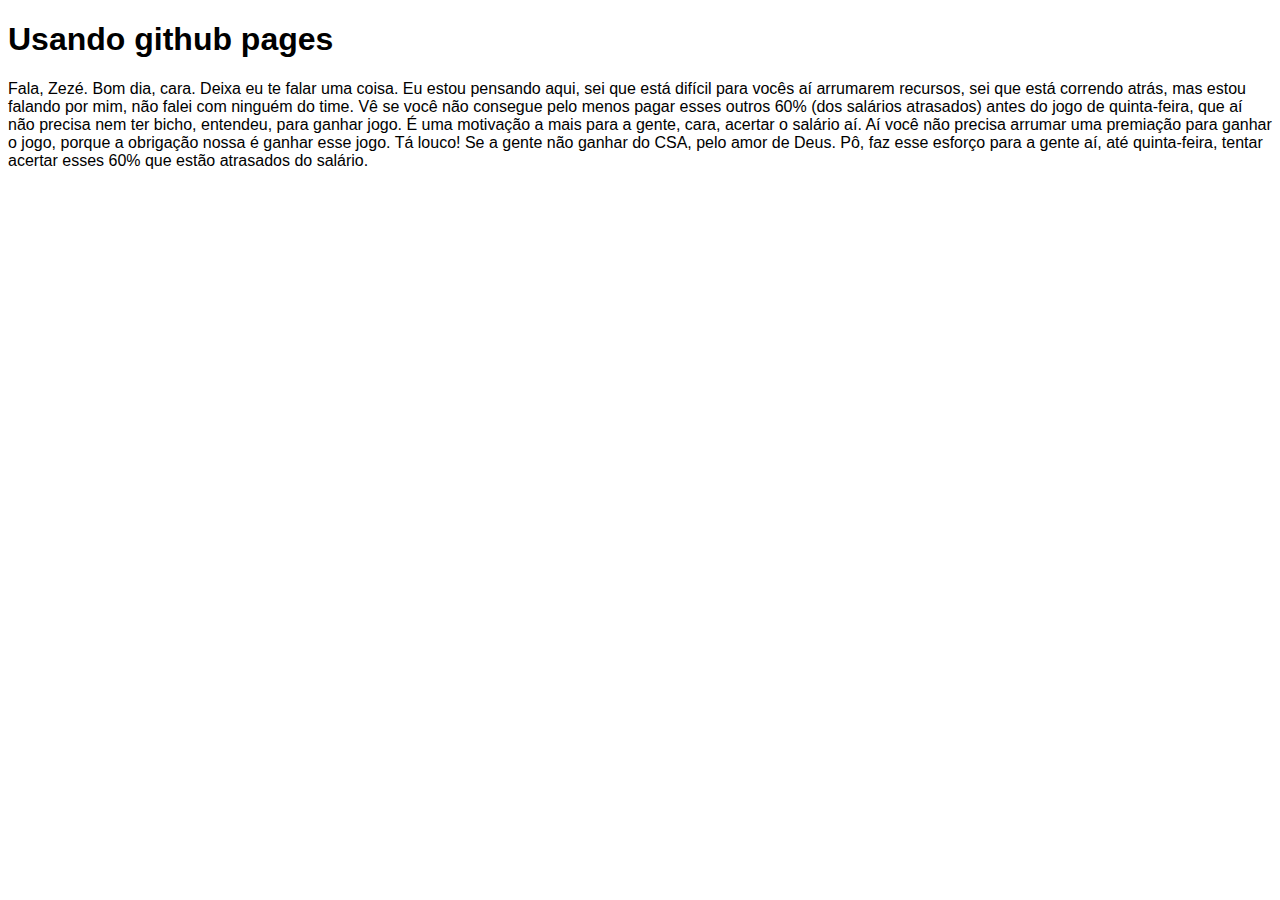
<file: index.html>
<!DOCTYPE html>
<html>
<head>
  <meta charset="utf-8">
  <title>Weslei Ramos</title>
  <meta name="author" content="Weslei Ramos">
  <meta name="description" content="Site atividade para a materia de computação grafica">
  <style>
    body {
      font-family: 'Segoe UI', Tahoma, Geneva, Verdana, sans-serif;
    }
  </style>
</head>
<body>
  <h1>Usando github pages</h1>
  <p>Fala, Zezé. Bom dia, cara. Deixa eu te falar uma coisa. Eu estou pensando aqui, sei que está difícil para vocês aí arrumarem recursos, sei que está correndo atrás, mas estou falando por mim, não falei com ninguém do time. Vê se você não consegue pelo menos pagar esses outros 60% (dos salários atrasados) antes do jogo de quinta-feira, que aí não precisa nem ter bicho, entendeu, para ganhar jogo. É uma motivação a mais para a gente, cara, acertar o salário aí. Aí você não precisa arrumar uma premiação para ganhar o jogo, porque a obrigação nossa é ganhar esse jogo. Tá louco! Se a gente não ganhar do CSA, pelo amor de Deus. Pô, faz esse esforço para a gente aí, até quinta-feira, tentar acertar esses 60% que estão atrasados do salário.</p>
</body>
</html>
</file>
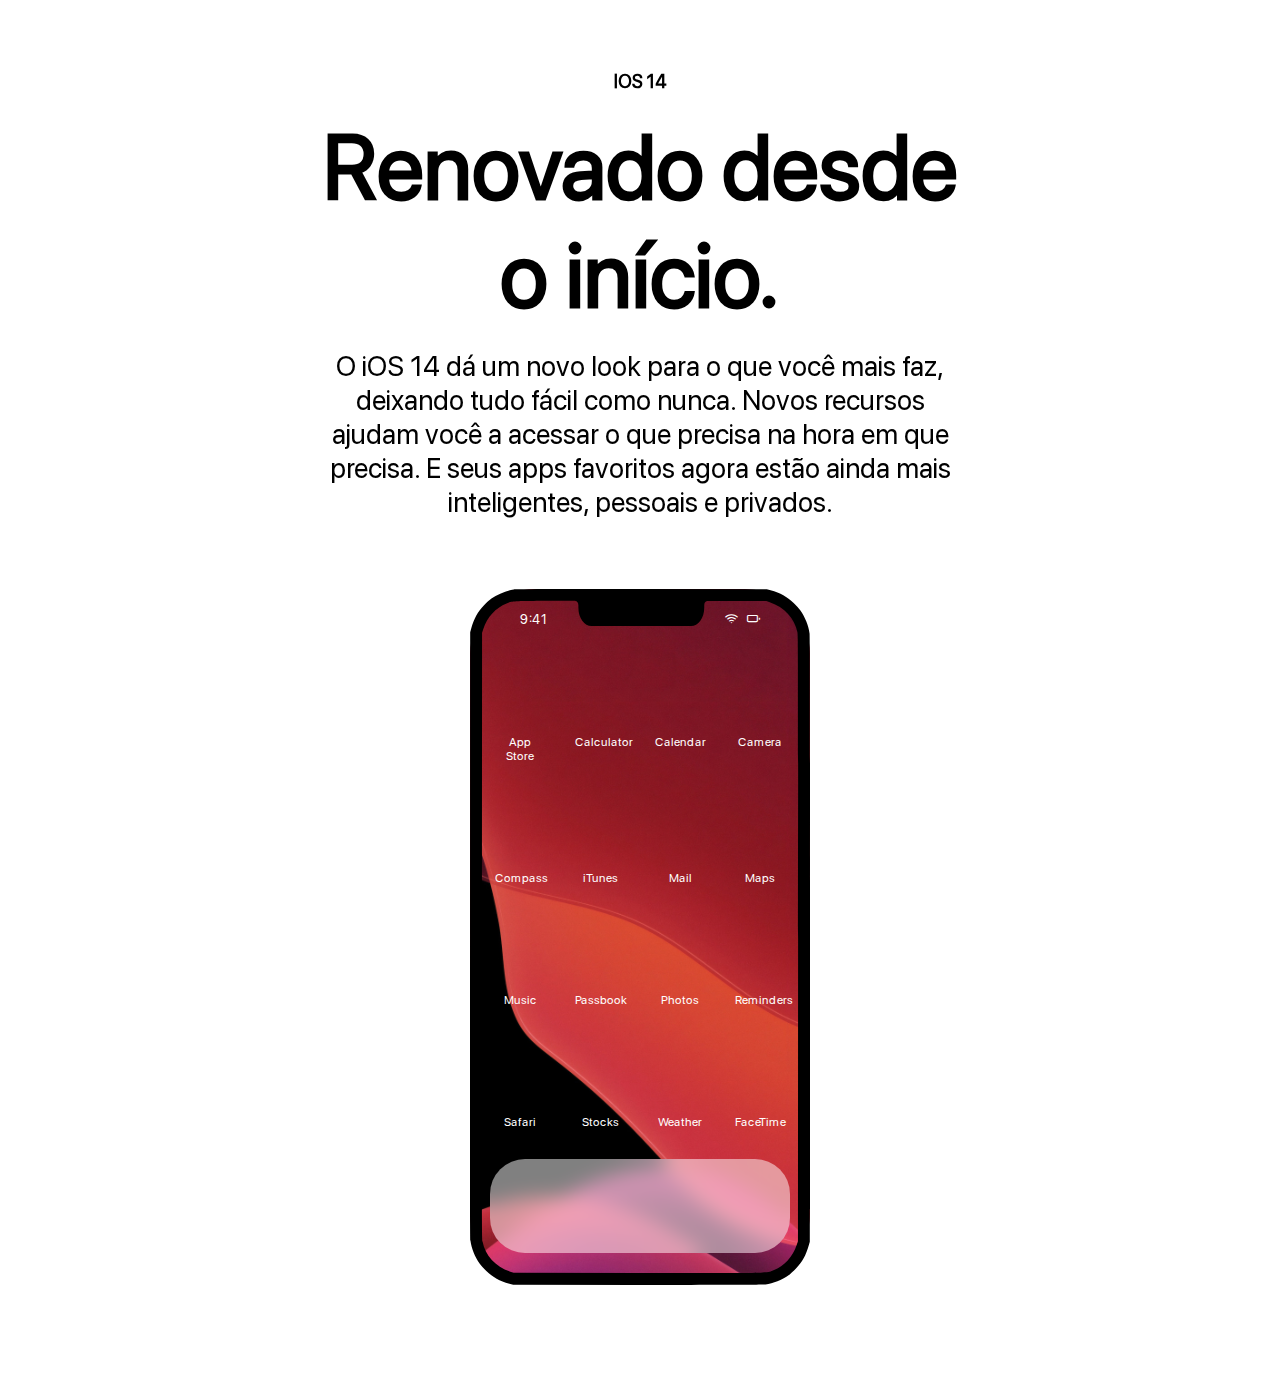
<file: atividade2/index.html>
<!DOCTYPE html>
<html lang="en">
<head>
  <meta charset="UTF-8">
  <title>Atividade #2</title>
  <link href="style.css" rel="stylesheet">
  <meta name="viewport" content="width=device-width, initial-scale=1.0">
  <link href="assets/feather.css" rel="stylesheet" type="text/css">
  <link href="icons.css" rel="stylesheet" type="text/css">
</head>
<body>
  <div class="description">
    <h3>IOS 14</h3>
    <h1>Renovado desde o início.</h1>
    <p>O iOS 14 dá um novo look para o que você mais faz, deixando tudo fácil como nunca.
    Novos recursos ajudam você a acessar o que precisa na hora em que precisa.
    E seus apps favoritos agora estão ainda mais inteligentes, pessoais e privados.</p>
  </div> 

  <div class="iphone">
    <div class="home-screen">
      <div class="status-bar">
        <div class="esq">9:41</div>
        <div class="dir">
          <i class="feather-wifi"></i>
          <i class="feather-battery"></i>
        </div>
      </div>

      <div class="home-screen-apps">
        <div class="app">
          <div class="icon appstore"></div>
          <p class="name">App Store</p>
        </div>

        <div class="app">
          <div class="icon calculator"></div>
          <p class="name">Calculator</p>
        </div>

        <div class="app">
          <div class="icon calendar"></div>
          <p class="name">Calendar</p>
        </div>

        <div class="app">
          <div class="icon camera"></div>
          <p class="name">Camera</p>
        </div>

        <div class="app">
          <div class="icon compass"></div>
          <p class="name">Compass</p>
        </div>
        
        <div class="app">
          <div class="icon itunesstore"></div>
          <p class="name">iTunes</p>
        </div>

        <div class="app">
          <div class="icon mail"></div>
          <p class="name">Mail</p>
        </div>

        <div class="app">
          <div class="icon maps"></div>
          <p class="name">Maps</p>
        </div>

        <div class="app">
          <div class="icon music"></div>
          <p class="name">Music</p>
        </div>

        <div class="app">
          <div class="icon passbook"></div>
          <p class="name">Passbook</p>
        </div>

        <div class="app">
          <div class="icon photos"></div>
          <p class="name">Photos</p>
        </div>

        <div class="app">
          <div class="icon reminders"></div>
          <p class="name">Reminders</p>
        </div>

        <div class="app">
          <div class="icon safari"></div>
          <p class="name">Safari</p>
        </div>

        <div class="app">
          <div class="icon stocks"></div>
          <p class="name">Stocks</p>
        </div>

        <div class="app">
          <div class="icon weather"></div>
          <p class="name">Weather</p>
        </div>

        <div class="app">
          <div class="icon facetime"></div>
          <p class="name">FaceTime</p>
        </div>  
      </div>

      <div class="home-screen-docker">
        <div class="docker">
          <div class="app">
            <div class="icon phone"></div>
          </div>
  
          <div class="app">
            <div class="icon messages"></div>
          </div>
  
          <div class="app">
            <div class="icon clock"></div>
          </div>
  
          <div class="app">
            <div class="icon settings"></div>
          </div>
        </div>
      </div>
    </div>
  </div> 
</body>
</html>
</file>
<file: atividade2/style.css>
@font-face {
  font-family: "SFPro";
  src: url(./font/sf-pro.ttf);
}

* {
  margin: 0;
  padding: 0;
}

body {
  display: flex;
  justify-content: center;
  align-items: center;
  flex-direction: column;
  font-family: "SFPro";
  width: 100vw;
  overflow-x: hidden;
  padding-bottom: 100px;
}

.description {
  text-align: center;
  margin: 50px 0;
  width: 50vw;
  max-width: 900px;
}

.description > * {
  margin: 20px 0;
}

.description h1 {
  font-size: 90px;
}

.description p {
  font-size: 28px;
}

.iphone {
  background-image: url(./images/frame.svg);
  background-size: contain;
  background-repeat: no-repeat;
  width: 340px;
  height: 700px;
  overflow: hidden;
}

.home-screen {
  background-image: url(./images/Iphone-iOS-Wallpaper.jpg);
  background-position: center;
  background-size: contain;
  border-radius: 65px;
  height: 690px;
  z-index: -1;
  position: relative;
  display: flex;
  flex-direction: column;
}

.status-bar {
  box-sizing: border-box;
  color: white;
  display: flex;
  font-size: 13px;
  justify-content: space-between;
  padding: 5px 50px;
  padding-top: 23px;
  width: 100%;
}

.status-bar i {
  margin-left: 6px;
}

.home-screen-apps {
  box-sizing: border-box;
  flex: 1;
  display: grid;
  grid-template-columns: repeat(auto-fill, 50px);
  gap: 30px;
  justify-content: center;
  padding: 35px 10px 10px;
}

.app {
  text-align: center;
}

.app .icon {
  display: inline-block;
  width: 60px;
  height: 60px;
  background-image: url(https://www.dropbox.com/s/dx2rln3r2cni89c/icons.jpg?raw=1);
  background-size: 1440px 60px;
  border-radius: 15px;
  transform: scale(0.85);
  transform-origin: top left;
}

.app .name {
  font-size: 12px;
  color: white;
  margin-top: 4px;
}

.home-screen-docker {
  height: 130px;
  box-sizing: border-box;
  padding: 10px 20px;
}

.docker {
  border-radius: 35px;
  background-color: rgba(255, 255, 255, 0.5);
  backdrop-filter: blur(10px);
  display: grid;
  grid-template-columns: repeat(auto-fill, 60px);
  gap: 10px;
  align-items: center;
  justify-content: center;
  padding: 15px 10px;
}

.docker .app .icon {
  transform-origin: center;
  transform: scale(0.9);
}
</file>
<file: atividade2/assets/feather.css>
@font-face {
	font-family: 'Feather';
	src:
	url('fonts/Feather.ttf?sdxovp') format('truetype'),
	url('fonts/Feather.woff?sdxovp') format('woff'),
	url('fonts/Feather.svg?sdxovp#Feather') format('svg');
	font-weight: normal;
	font-style: normal;
}
[class^="feather-"], [class*=" feather-"] {
	font-family: 'feather' !important;
	speak: none;
	font-style: normal;
	font-weight: normal;
	font-variant: normal;
	text-transform: none;
	line-height: 1;
	-webkit-font-smoothing: antialiased;
	-moz-osx-font-smoothing: grayscale;
}

.feather-activity:before {
	content: "\e900";
}
.feather-airplay:before {
	content: "\e901";
}
.feather-alert-circle:before {
	content: "\e902";
}
.feather-alert-octagon:before {
	content: "\e903";
}
.feather-alert-triangle:before {
	content: "\e904";
}
.feather-align-center:before {
	content: "\e905";
}
.feather-align-justify:before {
	content: "\e906";
}
.feather-align-left:before {
	content: "\e907";
}
.feather-align-right:before {
	content: "\e908";
}
.feather-anchor:before {
	content: "\e909";
}
.feather-aperture:before {
	content: "\e90a";
}
.feather-archive:before {
	content: "\e90b";
}
.feather-arrow-down:before {
	content: "\e90c";
}
.feather-arrow-down-circle:before {
	content: "\e90d";
}
.feather-arrow-down-left:before {
	content: "\e90e";
}
.feather-arrow-down-right:before {
	content: "\e90f";
}
.feather-arrow-left:before {
	content: "\e910";
}
.feather-arrow-left-circle:before {
	content: "\e911";
}
.feather-arrow-right:before {
	content: "\e912";
}
.feather-arrow-right-circle:before {
	content: "\e913";
}
.feather-arrow-up:before {
	content: "\e914";
}
.feather-arrow-up-circle:before {
	content: "\e915";
}
.feather-arrow-up-left:before {
	content: "\e916";
}
.feather-arrow-up-right:before {
	content: "\e917";
}
.feather-at-sign:before {
	content: "\e918";
}
.feather-award:before {
	content: "\e919";
}
.feather-bar-chart:before {
	content: "\e91a";
}
.feather-bar-chart-2:before {
	content: "\e91b";
}
.feather-battery:before {
	content: "\e91c";
}
.feather-battery-charging:before {
	content: "\e91d";
}
.feather-bell:before {
	content: "\e91e";
}
.feather-bell-off:before {
	content: "\e91f";
}
.feather-bluetooth:before {
	content: "\e920";
}
.feather-bold:before {
	content: "\e921";
}
.feather-book:before {
	content: "\e922";
}
.feather-book-open:before {
	content: "\e923";
}
.feather-bookmark:before {
	content: "\e924";
}
.feather-box:before {
	content: "\e925";
}
.feather-briefcase:before {
	content: "\e926";
}
.feather-calendar:before {
	content: "\e927";
}
.feather-camera:before {
	content: "\e928";
}
.feather-camera-off:before {
	content: "\e929";
}
.feather-cast:before {
	content: "\e92a";
}
.feather-check:before {
	content: "\e92b";
}
.feather-check-circle:before {
	content: "\e92c";
}
.feather-check-square:before {
	content: "\e92d";
}
.feather-chevron-down:before {
	content: "\e92e";
}
.feather-chevron-left:before {
	content: "\e92f";
}
.feather-chevron-right:before {
	content: "\e930";
}
.feather-chevron-up:before {
	content: "\e931";
}
.feather-chevrons-down:before {
	content: "\e932";
}
.feather-chevrons-left:before {
	content: "\e933";
}
.feather-chevrons-right:before {
	content: "\e934";
}
.feather-chevrons-up:before {
	content: "\e935";
}
.feather-chrome:before {
	content: "\e936";
}
.feather-circle:before {
	content: "\e937";
}
.feather-clipboard:before {
	content: "\e938";
}
.feather-clock:before {
	content: "\e939";
}
.feather-cloud:before {
	content: "\e93a";
}
.feather-cloud-drizzle:before {
	content: "\e93b";
}
.feather-cloud-lightning:before {
	content: "\e93c";
}
.feather-cloud-off:before {
	content: "\e93d";
}
.feather-cloud-rain:before {
	content: "\e93e";
}
.feather-cloud-snow:before {
	content: "\e93f";
}
.feather-code:before {
	content: "\e940";
}
.feather-codepen:before {
	content: "\e941";
}
.feather-command:before {
	content: "\e942";
}
.feather-compass:before {
	content: "\e943";
}
.feather-copy:before {
	content: "\e944";
}
.feather-corner-down-left:before {
	content: "\e945";
}
.feather-corner-down-right:before {
	content: "\e946";
}
.feather-corner-left-down:before {
	content: "\e947";
}
.feather-corner-left-up:before {
	content: "\e948";
}
.feather-corner-right-down:before {
	content: "\e949";
}
.feather-corner-right-up:before {
	content: "\e94a";
}
.feather-corner-up-left:before {
	content: "\e94b";
}
.feather-corner-up-right:before {
	content: "\e94c";
}
.feather-cpu:before {
	content: "\e94d";
}
.feather-credit-card:before {
	content: "\e94e";
}
.feather-crop:before {
	content: "\e94f";
}
.feather-crosshair:before {
	content: "\e950";
}
.feather-database:before {
	content: "\e951";
}
.feather-delete:before {
	content: "\e952";
}
.feather-disc:before {
	content: "\e953";
}
.feather-dollar-sign:before {
	content: "\e954";
}
.feather-download:before {
	content: "\e955";
}
.feather-download-cloud:before {
	content: "\e956";
}
.feather-droplet:before {
	content: "\e957";
}
.feather-edit:before {
	content: "\e958";
}
.feather-edit-2:before {
	content: "\e959";
}
.feather-edit-3:before {
	content: "\e95a";
}
.feather-external-link:before {
	content: "\e95b";
}
.feather-eye:before {
	content: "\e95c";
}
.feather-eye-off:before {
	content: "\e95d";
}
.feather-facebook:before {
	content: "\e95e";
}
.feather-fast-forward:before {
	content: "\e95f";
}
.feather-feather:before {
	content: "\e960";
}
.feather-file:before {
	content: "\e961";
}
.feather-file-minus:before {
	content: "\e962";
}
.feather-file-plus:before {
	content: "\e963";
}
.feather-file-text:before {
	content: "\e964";
}
.feather-film:before {
	content: "\e965";
}
.feather-filter:before {
	content: "\e966";
}
.feather-flag:before {
	content: "\e967";
}
.feather-folder:before {
	content: "\e968";
}
.feather-folder-minus:before {
	content: "\e969";
}
.feather-folder-plus:before {
	content: "\e96a";
}
.feather-gift:before {
	content: "\e96b";
}
.feather-git-branch:before {
	content: "\e96c";
}
.feather-git-commit:before {
	content: "\e96d";
}
.feather-git-merge:before {
	content: "\e96e";
}
.feather-git-pull-request:before {
	content: "\e96f";
}
.feather-github:before {
	content: "\e970";
}
.feather-gitlab:before {
	content: "\e971";
}
.feather-globe:before {
	content: "\e972";
}
.feather-grid:before {
	content: "\e973";
}
.feather-hard-drive:before {
	content: "\e974";
}
.feather-hash:before {
	content: "\e975";
}
.feather-headphones:before {
	content: "\e976";
}
.feather-heart:before {
	content: "\e977";
}
.feather-help-circle:before {
	content: "\e978";
}
.feather-home:before {
	content: "\e979";
}
.feather-image:before {
	content: "\e97a";
}
.feather-inbox:before {
	content: "\e97b";
}
.feather-info:before {
	content: "\e97c";
}
.feather-instagram:before {
	content: "\e97d";
}
.feather-italic:before {
	content: "\e97e";
}
.feather-layers:before {
	content: "\e97f";
}
.feather-layout:before {
	content: "\e980";
}
.feather-life-buoy:before {
	content: "\e981";
}
.feather-link:before {
	content: "\e982";
}
.feather-link-2:before {
	content: "\e983";
}
.feather-linkedin:before {
	content: "\e984";
}
.feather-list:before {
	content: "\e985";
}
.feather-loader:before {
	content: "\e986";
}
.feather-lock:before {
	content: "\e987";
}
.feather-log-in:before {
	content: "\e988";
}
.feather-log-out:before {
	content: "\e989";
}
.feather-mail:before {
	content: "\e98a";
}
.feather-map:before {
	content: "\e98b";
}
.feather-map-pin:before {
	content: "\e98c";
}
.feather-maximize:before {
	content: "\e98d";
}
.feather-maximize-2:before {
	content: "\e98e";
}
.feather-menu:before {
	content: "\e98f";
}
.feather-message-circle:before {
	content: "\e990";
}
.feather-message-square:before {
	content: "\e991";
}
.feather-mic:before {
	content: "\e992";
}
.feather-mic-off:before {
	content: "\e993";
}
.feather-minimize:before {
	content: "\e994";
}
.feather-minimize-2:before {
	content: "\e995";
}
.feather-minus:before {
	content: "\e996";
}
.feather-minus-circle:before {
	content: "\e997";
}
.feather-minus-square:before {
	content: "\e998";
}
.feather-monitor:before {
	content: "\e999";
}
.feather-moon:before {
	content: "\e99a";
}
.feather-more-horizontal:before {
	content: "\e99b";
}
.feather-more-vertical:before {
	content: "\e99c";
}
.feather-move:before {
	content: "\e99d";
}
.feather-music:before {
	content: "\e99e";
}
.feather-navigation:before {
	content: "\e99f";
}
.feather-navigation-2:before {
	content: "\e9a0";
}
.feather-octagon:before {
	content: "\e9a1";
}
.feather-package:before {
	content: "\e9a2";
}
.feather-paperclip:before {
	content: "\e9a3";
}
.feather-pause:before {
	content: "\e9a4";
}
.feather-pause-circle:before {
	content: "\e9a5";
}
.feather-percent:before {
	content: "\e9a6";
}
.feather-phone:before {
	content: "\e9a7";
}
.feather-phone-call:before {
	content: "\e9a8";
}
.feather-phone-forwarded:before {
	content: "\e9a9";
}
.feather-phone-incoming:before {
	content: "\e9aa";
}
.feather-phone-missed:before {
	content: "\e9ab";
}
.feather-phone-off:before {
	content: "\e9ac";
}
.feather-phone-outgoing:before {
	content: "\e9ad";
}
.feather-pie-chart:before {
	content: "\e9ae";
}
.feather-play:before {
	content: "\e9af";
}
.feather-play-circle:before {
	content: "\e9b0";
}
.feather-plus:before {
	content: "\e9b1";
}
.feather-plus-circle:before {
	content: "\e9b2";
}
.feather-plus-square:before {
	content: "\e9b3";
}
.feather-pocket:before {
	content: "\e9b4";
}
.feather-power:before {
	content: "\e9b5";
}
.feather-printer:before {
	content: "\e9b6";
}
.feather-radio:before {
	content: "\e9b7";
}
.feather-refresh-ccw:before {
	content: "\e9b8";
}
.feather-refresh-cw:before {
	content: "\e9b9";
}
.feather-repeat:before {
	content: "\e9ba";
}
.feather-rewind:before {
	content: "\e9bb";
}
.feather-rotate-ccw:before {
	content: "\e9bc";
}
.feather-rotate-cw:before {
	content: "\e9bd";
}
.feather-rss:before {
	content: "\e9be";
}
.feather-save:before {
	content: "\e9bf";
}
.feather-scissors:before {
	content: "\e9c0";
}
.feather-search:before {
	content: "\e9c1";
}
.feather-send:before {
	content: "\e9c2";
}
.feather-server:before {
	content: "\e9c3";
}
.feather-settings:before {
	content: "\e9c4";
}
.feather-share:before {
	content: "\e9c5";
}
.feather-share-2:before {
	content: "\e9c6";
}
.feather-shield:before {
	content: "\e9c7";
}
.feather-shield-off:before {
	content: "\e9c8";
}
.feather-shopping-bag:before {
	content: "\e9c9";
}
.feather-shopping-cart:before {
	content: "\e9ca";
}
.feather-shuffle:before {
	content: "\e9cb";
}
.feather-sidebar:before {
	content: "\e9cc";
}
.feather-skip-back:before {
	content: "\e9cd";
}
.feather-skip-forward:before {
	content: "\e9ce";
}
.feather-slack:before {
	content: "\e9cf";
}
.feather-slash:before {
	content: "\e9d0";
}
.feather-sliders:before {
	content: "\e9d1";
}
.feather-smartphone:before {
	content: "\e9d2";
}
.feather-speaker:before {
	content: "\e9d3";
}
.feather-square:before {
	content: "\e9d4";
}
.feather-star:before {
	content: "\e9d5";
}
.feather-stop-circle:before {
	content: "\e9d6";
}
.feather-sun:before {
	content: "\e9d7";
}
.feather-sunrise:before {
	content: "\e9d8";
}
.feather-sunset:before {
	content: "\e9d9";
}
.feather-tablet:before {
	content: "\e9da";
}
.feather-tag:before {
	content: "\e9db";
}
.feather-target:before {
	content: "\e9dc";
}
.feather-terminal:before {
	content: "\e9dd";
}
.feather-thermometer:before {
	content: "\e9de";
}
.feather-thumbs-down:before {
	content: "\e9df";
}
.feather-thumbs-up:before {
	content: "\e9e0";
}
.feather-toggle-left:before {
	content: "\e9e1";
}
.feather-toggle-right:before {
	content: "\e9e2";
}
.feather-trash:before {
	content: "\e9e3";
}
.feather-trash-2:before {
	content: "\e9e4";
}
.feather-trending-down:before {
	content: "\e9e5";
}
.feather-trending-up:before {
	content: "\e9e6";
}
.feather-triangle:before {
	content: "\e9e7";
}
.feather-truck:before {
	content: "\e9e8";
}
.feather-tv:before {
	content: "\e9e9";
}
.feather-twitter:before {
	content: "\e9ea";
}
.feather-type:before {
	content: "\e9eb";
}
.feather-umbrella:before {
	content: "\e9ec";
}
.feather-underline:before {
	content: "\e9ed";
}
.feather-unlock:before {
	content: "\e9ee";
}
.feather-upload:before {
	content: "\e9ef";
}
.feather-upload-cloud:before {
	content: "\e9f0";
}
.feather-user:before {
	content: "\e9f1";
}
.feather-user-check:before {
	content: "\e9f2";
}
.feather-user-minus:before {
	content: "\e9f3";
}
.feather-user-plus:before {
	content: "\e9f4";
}
.feather-user-x:before {
	content: "\e9f5";
}
.feather-users:before {
	content: "\e9f6";
}
.feather-video:before {
	content: "\e9f7";
}
.feather-video-off:before {
	content: "\e9f8";
}
.feather-voicemail:before {
	content: "\e9f9";
}
.feather-volume:before {
	content: "\e9fa";
}
.feather-volume-1:before {
	content: "\e9fb";
}
.feather-volume-2:before {
	content: "\e9fc";
}
.feather-volume-x:before {
	content: "\e9fd";
}
.feather-watch:before {
	content: "\e9fe";
}
.feather-wifi:before {
	content: "\e9ff";
}
.feather-wifi-off:before {
	content: "\ea00";
}
.feather-wind:before {
	content: "\ea01";
}
.feather-x:before {
	content: "\ea02";
}
.feather-x-circle:before {
	content: "\ea03";
}
.feather-x-square:before {
	content: "\ea04";
}
.feather-youtube:before {
	content: "\ea05";
}
.feather-zap:before {
	content: "\ea06";
}
.feather-zap-off:before {
	content: "\ea07";
}
.feather-zoom-in:before {
	content: "\ea08";
}
.feather-zoom-out:before {
	content: "\ea09";
}
</file>
<file: atividade2/icons.css>
.appstore {
  background-position: 0px 0px;
}
.calculator {
  background-position: -60px 0px;
}
.calendar {
  background-position: -120px 0px;
}
.camera {
  background-position: -180px 0px;
}
.clock {
  background-position: -240px 0px;
}
.compass {
  background-position: -300px 0px;
}
.facetime {
  background-position: -360px 0px;
}
.itunesstore {
  background-position: -420px 0px;
}
.mail {
  background-position: -480px 0px;
}
.maps {
  background-position: -540px 0px;
}
.messages {
  background-position: -600px 0px;
}
.music {
  background-position: -660px 0px;
}
.passbook {
  background-position: -720px 0px;
}
.phone {
  background-position: -780px 0px;
}
.photos {
  background-position: -840px 0px;
}
.reminders {
  background-position: -900px 0px;
}
.safari {
  background-position: -960px 0px;
}
.settings {
  background-position: -1020px 0px;
}
.stocks {
  background-position: -1080px 0px;
}
.twitter {
  background-position: -1140px 0px;
}
.weather {
  background-position: -1200px 0px;
}
.newsstand {
  background-position: -1260px 0px;
}
.videos {
  background-position: -1320px 0px;
}
.notes {
  background-position: -1380px 0px;
}
</file>
